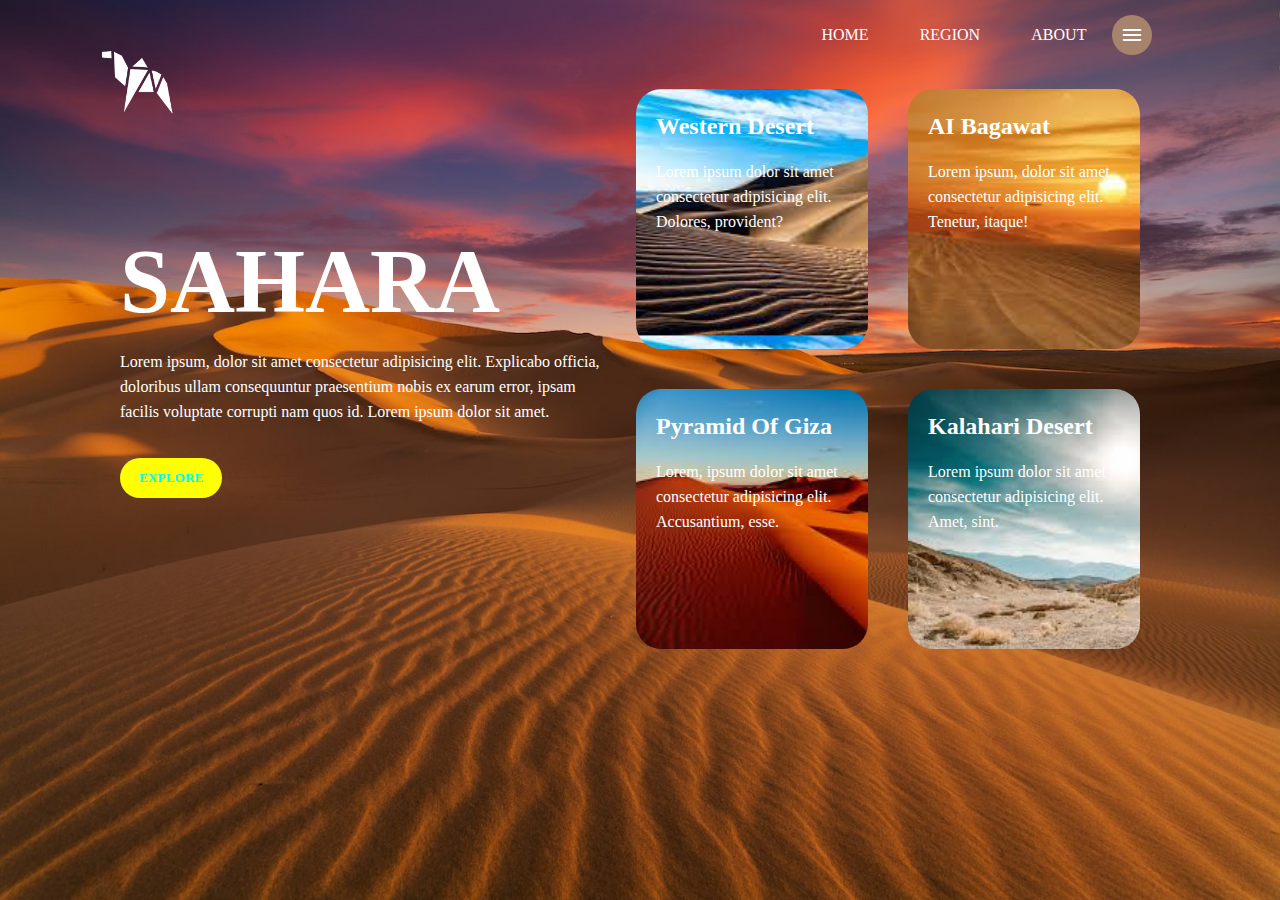
<file: index1.html>
<!DOCTYPE html>
<html lang="en">
<head>
    <meta charset="UTF-8">
    <meta http-equiv="X-UA-Compatible" content="IE=edge">
    <meta name="viewport" content="width=device-width, initial-scale=1.0">
    <title>CSS Assignment 6</title>
    <link href="https://fonts.googleapis.com/icon?family=Material+Icons" rel="stylesheet">   
    <link rel="stylesheet" href="./index1.css">
</head>
<body class="back-img">
    <div class="main-container">
        <div class="nav">
            <img class="logo" src="./camel-icon.png" alt="">
            <a class="navbar nav1" href="index1.html">HOME </a><br>
            <a class="navbar nav2" href="https://www.google.com/">REGION </a><br>
            <a class="navbar nav3" href="https://www.prepbytes.com">ABOUT</a><br>
            <a href="https://en.wikipedia.org/wiki/Sahara"><span class="material-icons">menu</span></a>
        </div>
        <div class="container1">
            <div class="sahara">
                <span class="class">SAHARA</span><br>
                <p style="color:white;line-height: 25px;">Lorem ipsum, dolor sit amet consectetur adipisicing elit. Explicabo officia, doloribus ullam consequuntur praesentium nobis ex earum error, ipsam facilis voluptate corrupti nam quos id. Lorem ipsum dolor sit amet.</p><br>
                <button class="explore">EXPLORE</button>
            </div>
            <div class="cards">
                <div class="card one">
                    <h2>Western Desert</h2>
                    <p>Lorem ipsum dolor sit amet consectetur adipisicing elit. Dolores, provident?</p>
                </div>
                <div class="card two">
                    <h2>AI Bagawat</h2>
                    <p>Lorem ipsum, dolor sit amet consectetur adipisicing elit. Tenetur, itaque!</p>
                </div>
                <div class="card three">
                    <h2>Pyramid Of Giza</h2>
                    <p>Lorem, ipsum dolor sit amet consectetur adipisicing elit. Accusantium, esse.</p>
                </div>
                <div class="card four">
                    <h2>Kalahari Desert</h2>
                    <p>Lorem ipsum dolor sit amet consectetur adipisicing elit. Amet, sint.</p>
                </div>
            </div>
        </div>
    </div>
    

    
</body>
</html>
</file>
<file: index1.css>
body{
    margin: 0px;
}
.back-img{
    background-image: url(./sahara-desert.jpg);
    background-size:100vw 100vh;
}
.logo{
    position: absolute;
    left: 8vw;
    top: 4vw;
    height: 7vh;
}
.nav{
    display: flex;
    justify-content: end;
    align-items: center;
    margin-right: 10vw;
    text-decoration: none;
}
.navbar{
    padding:2vw 2vw;
    text-decoration: none;
    color: white;
}
.material-icons{
    border-radius:50px;
    padding: 8px;
    background-color:#a5836d;
    color: white;
}
.container1{
    display:flex;
    justify-content:space-evenly;
    align-items: center;
    
}
.sahara{
    margin: 0px 10px 10px 120px;
}
.class{
    font-size:90px;
    font-weight: bold;
    color:white;
}
.explore{
    height: 40px;
    width: 8vw;
    font-weight: bold;
    font-family:'Times New Roman', Times, serif;
    border-radius: 20px;
    border: none;
    background-color: yellow;
    color: aqua;
}
.explore:hover{
    margin-top: 0px;
    color:green;
    background-color: red;
    transition: 0.5s all 0s;
}

.cards{
    color: white;
    display:grid;
    grid-template-columns: auto auto;
    grid-template-rows: auto auto;
    margin-right: 120px;
}
.card{
    height: 250px;
    width: 15vw;
    border-radius: 25px;
    padding:5px 20px;
    margin: 20px 20px;
    line-height:25px ;
    font-size: medium;
    cursor: pointer;
}
.one{
    background-image: url(./card.jfif);
    background-size: 202%;
}
.two{
    background-image: url(./car1jfif.jfif);
    background-size: 180%;
}
.three{
    background-image: url(./card2jfif.jfif);
    background-size: 170%;
}
.four{
    background-image: url(./card3.jfif);
    background-size: 170%;
}
.card:hover{
    margin-top: 0px;
    transition: 0.4s all 0s;
}
@media (max-width:856px){
    .container1{
         width: 100%; 
        display: block;
    }
    .cards{
        grid-template-columns: auto;
        grid-template-rows: auto;
        display: flex;
        justify-content: center;
        align-items: center;
        flex-flow: column wrap;
        width: 100%;
    }
    .card{
        width: 75vw;
        height:35vh ;
        background-size:100% 200%;
    }
    .class{
        font-size: 40px;
    }
    .sahara{
        margin: 30px 20px 20px 20px;
        padding: 25px;
    }
}
@media(max-width:540px){
    .explore
    {
        font-size:10px;
        height: 5vh;
        width: 22vw;
    }
    .logo{
        top: 8vw;
        left: 12vw;
    }
    .nav{
        margin-top: 2vw;
    }
    .navbar{
        position:absolute;
    }
    .nav1{
         left: 0vw;
        right: 6vw;
        top: 5vw;
    }
    .nav2{
        left:0vw;
        top: 15vw;
        right: 5vw;
    }
    .nav3{
        left:0vw;
        top: 20vw;
        right: 5vw;
        
    }
    
}
</file>
